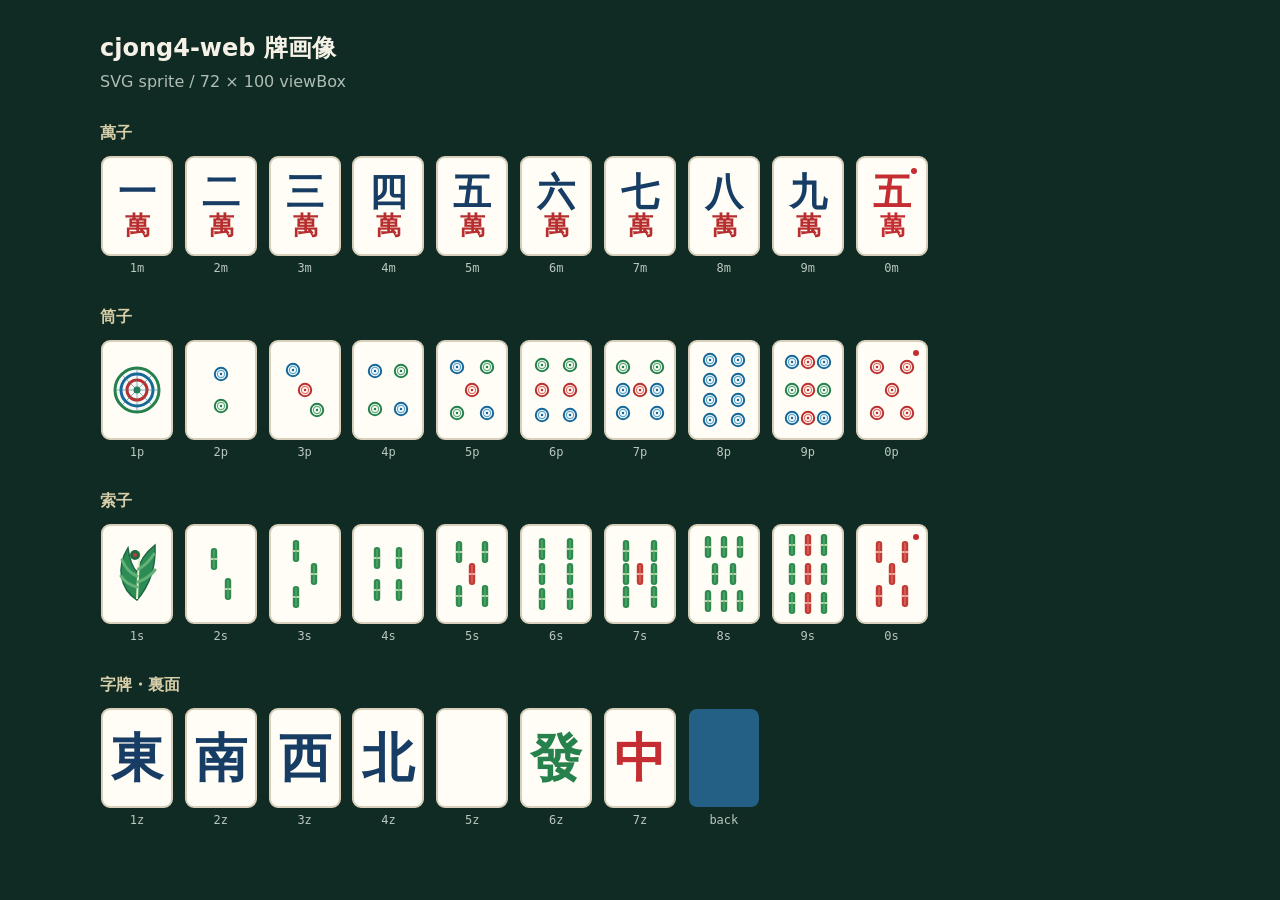
<file: assets/tiles-preview.html>
<!doctype html>
<html lang="ja">
<head>
  <meta charset="utf-8">
  <meta name="viewport" content="width=device-width, initial-scale=1">
  <title>cjong4-web 牌画像プレビュー</title>
  <style>
    :root {
      color-scheme: dark;
      font-family: system-ui, -apple-system, sans-serif;
      background: #102b24;
      color: #f5f1e6;
    }
    body { max-width: 1080px; margin: 0 auto; padding: 32px 24px 56px; }
    h1 { margin: 0 0 8px; font-size: 1.5rem; }
    h2 { margin: 32px 0 12px; color: #d6cda9; font-size: 1rem; }
    p { margin: 0; color: #aebdb5; }
    .tiles { display: grid; grid-template-columns: repeat(auto-fill, minmax(72px, 1fr)); gap: 14px 10px; }
    figure { display: grid; justify-items: center; gap: 5px; margin: 0; }
    .tile { width: 72px; height: 100px; }
    figcaption { color: #b8c6bf; font: 12px ui-monospace, SFMono-Regular, monospace; }
  </style>
</head>
<body>
  <h1>cjong4-web 牌画像</h1>
  <p>SVG sprite / 72 × 100 viewBox</p>

  <h2>萬子</h2>
  <div class="tiles">
    <figure><svg class="tile" aria-label="一萬"><use href="./tiles.svg#tile-1m"/></svg><figcaption>1m</figcaption></figure>
    <figure><svg class="tile" aria-label="二萬"><use href="./tiles.svg#tile-2m"/></svg><figcaption>2m</figcaption></figure>
    <figure><svg class="tile" aria-label="三萬"><use href="./tiles.svg#tile-3m"/></svg><figcaption>3m</figcaption></figure>
    <figure><svg class="tile" aria-label="四萬"><use href="./tiles.svg#tile-4m"/></svg><figcaption>4m</figcaption></figure>
    <figure><svg class="tile" aria-label="五萬"><use href="./tiles.svg#tile-5m"/></svg><figcaption>5m</figcaption></figure>
    <figure><svg class="tile" aria-label="六萬"><use href="./tiles.svg#tile-6m"/></svg><figcaption>6m</figcaption></figure>
    <figure><svg class="tile" aria-label="七萬"><use href="./tiles.svg#tile-7m"/></svg><figcaption>7m</figcaption></figure>
    <figure><svg class="tile" aria-label="八萬"><use href="./tiles.svg#tile-8m"/></svg><figcaption>8m</figcaption></figure>
    <figure><svg class="tile" aria-label="九萬"><use href="./tiles.svg#tile-9m"/></svg><figcaption>9m</figcaption></figure>
    <figure><svg class="tile" aria-label="赤五萬"><use href="./tiles.svg#tile-0m"/></svg><figcaption>0m</figcaption></figure>
  </div>

  <h2>筒子</h2>
  <div class="tiles">
    <figure><svg class="tile" aria-label="一筒"><use href="./tiles.svg#tile-1p"/></svg><figcaption>1p</figcaption></figure>
    <figure><svg class="tile" aria-label="二筒"><use href="./tiles.svg#tile-2p"/></svg><figcaption>2p</figcaption></figure>
    <figure><svg class="tile" aria-label="三筒"><use href="./tiles.svg#tile-3p"/></svg><figcaption>3p</figcaption></figure>
    <figure><svg class="tile" aria-label="四筒"><use href="./tiles.svg#tile-4p"/></svg><figcaption>4p</figcaption></figure>
    <figure><svg class="tile" aria-label="五筒"><use href="./tiles.svg#tile-5p"/></svg><figcaption>5p</figcaption></figure>
    <figure><svg class="tile" aria-label="六筒"><use href="./tiles.svg#tile-6p"/></svg><figcaption>6p</figcaption></figure>
    <figure><svg class="tile" aria-label="七筒"><use href="./tiles.svg#tile-7p"/></svg><figcaption>7p</figcaption></figure>
    <figure><svg class="tile" aria-label="八筒"><use href="./tiles.svg#tile-8p"/></svg><figcaption>8p</figcaption></figure>
    <figure><svg class="tile" aria-label="九筒"><use href="./tiles.svg#tile-9p"/></svg><figcaption>9p</figcaption></figure>
    <figure><svg class="tile" aria-label="赤五筒"><use href="./tiles.svg#tile-0p"/></svg><figcaption>0p</figcaption></figure>
  </div>

  <h2>索子</h2>
  <div class="tiles">
    <figure><svg class="tile" aria-label="一索"><use href="./tiles.svg#tile-1s"/></svg><figcaption>1s</figcaption></figure>
    <figure><svg class="tile" aria-label="二索"><use href="./tiles.svg#tile-2s"/></svg><figcaption>2s</figcaption></figure>
    <figure><svg class="tile" aria-label="三索"><use href="./tiles.svg#tile-3s"/></svg><figcaption>3s</figcaption></figure>
    <figure><svg class="tile" aria-label="四索"><use href="./tiles.svg#tile-4s"/></svg><figcaption>4s</figcaption></figure>
    <figure><svg class="tile" aria-label="五索"><use href="./tiles.svg#tile-5s"/></svg><figcaption>5s</figcaption></figure>
    <figure><svg class="tile" aria-label="六索"><use href="./tiles.svg#tile-6s"/></svg><figcaption>6s</figcaption></figure>
    <figure><svg class="tile" aria-label="七索"><use href="./tiles.svg#tile-7s"/></svg><figcaption>7s</figcaption></figure>
    <figure><svg class="tile" aria-label="八索"><use href="./tiles.svg#tile-8s"/></svg><figcaption>8s</figcaption></figure>
    <figure><svg class="tile" aria-label="九索"><use href="./tiles.svg#tile-9s"/></svg><figcaption>9s</figcaption></figure>
    <figure><svg class="tile" aria-label="赤五索"><use href="./tiles.svg#tile-0s"/></svg><figcaption>0s</figcaption></figure>
  </div>

  <h2>字牌・裏面</h2>
  <div class="tiles">
    <figure><svg class="tile" aria-label="東"><use href="./tiles.svg#tile-1z"/></svg><figcaption>1z</figcaption></figure>
    <figure><svg class="tile" aria-label="南"><use href="./tiles.svg#tile-2z"/></svg><figcaption>2z</figcaption></figure>
    <figure><svg class="tile" aria-label="西"><use href="./tiles.svg#tile-3z"/></svg><figcaption>3z</figcaption></figure>
    <figure><svg class="tile" aria-label="北"><use href="./tiles.svg#tile-4z"/></svg><figcaption>4z</figcaption></figure>
    <figure><svg class="tile" aria-label="白"><use href="./tiles.svg#tile-5z"/></svg><figcaption>5z</figcaption></figure>
    <figure><svg class="tile" aria-label="發"><use href="./tiles.svg#tile-6z"/></svg><figcaption>6z</figcaption></figure>
    <figure><svg class="tile" aria-label="中"><use href="./tiles.svg#tile-7z"/></svg><figcaption>7z</figcaption></figure>
    <figure><svg class="tile" aria-label="牌の裏面"><use href="./tiles.svg#tile-back"/></svg><figcaption>back</figcaption></figure>
  </div>
</body>
</html>
</file>
